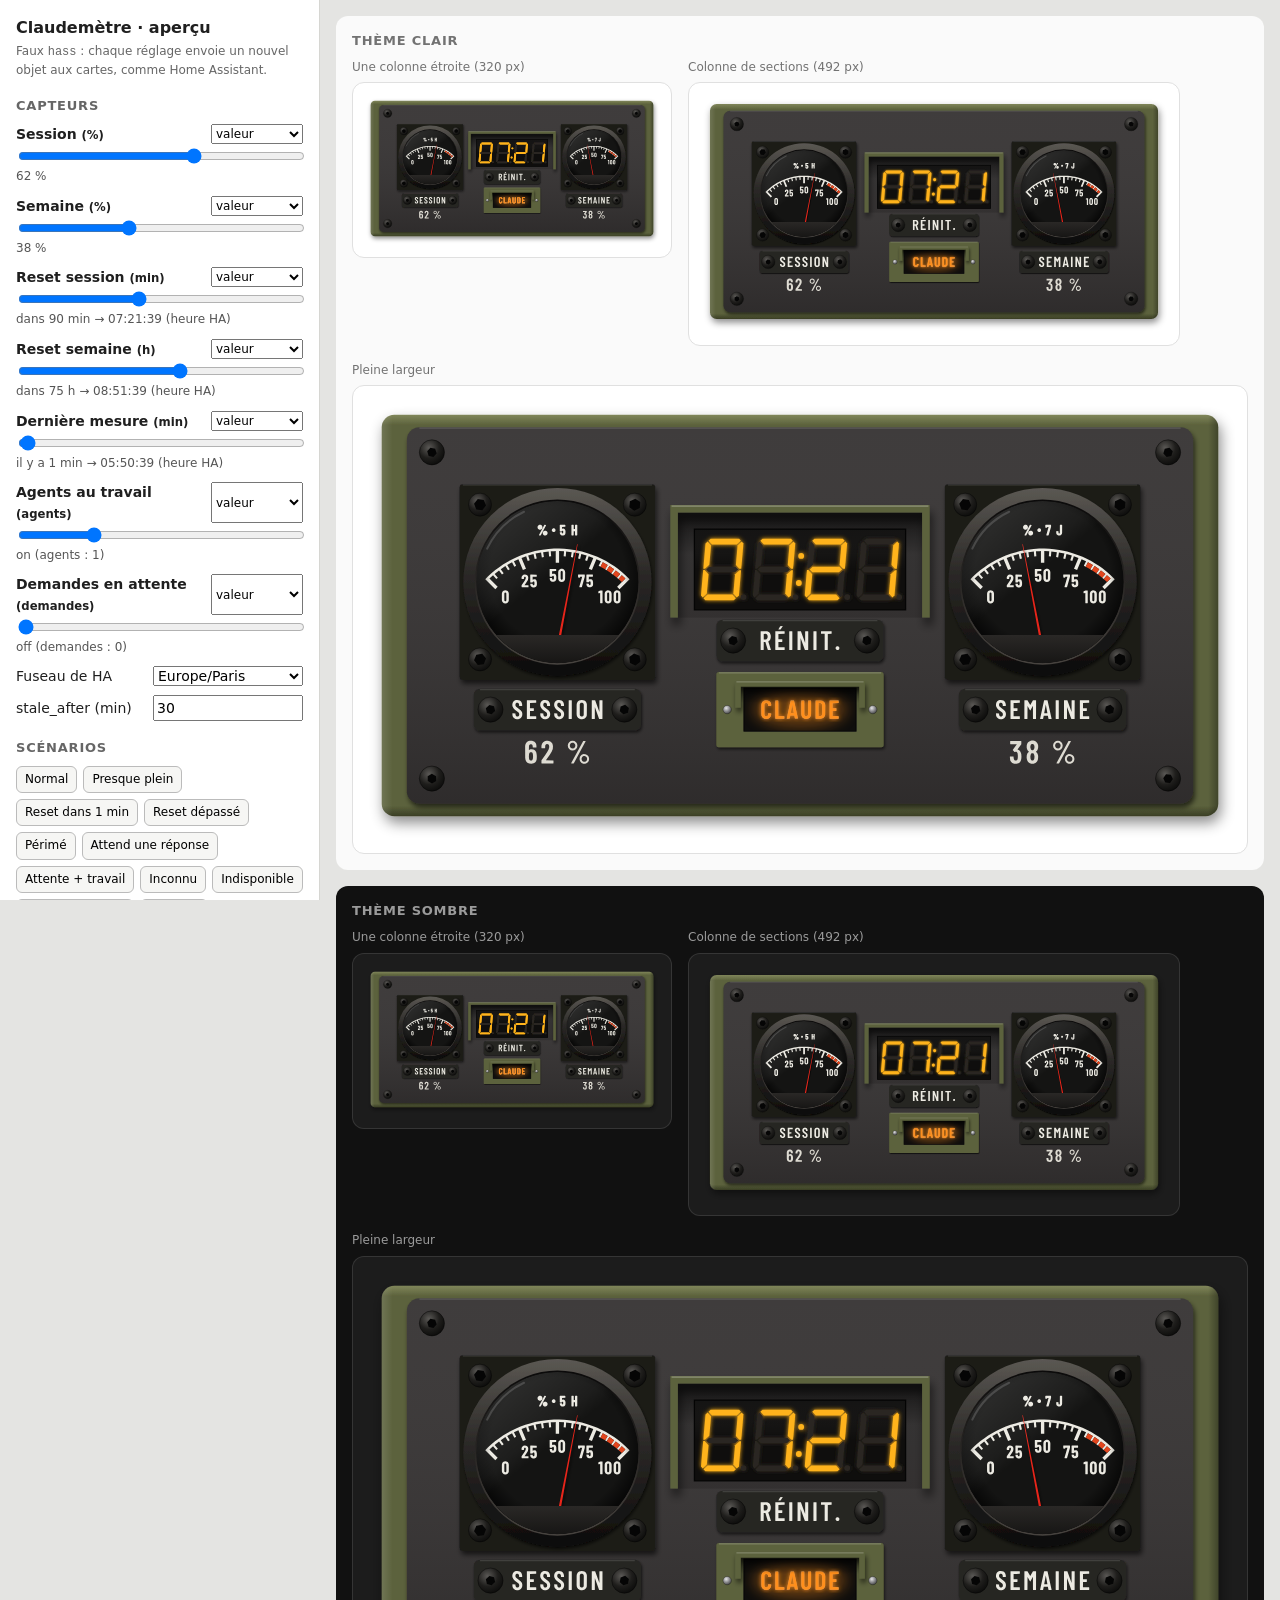
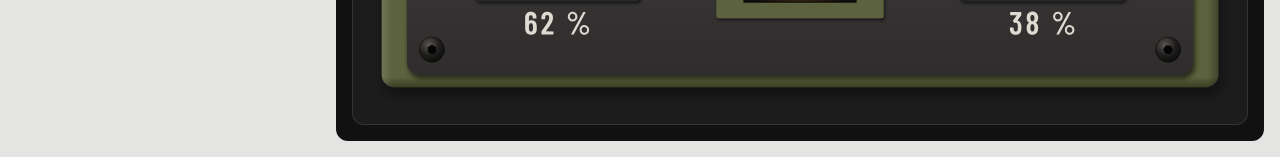
<file: homeassistant/card-dev/preview.html>
<!doctype html>
<html lang="fr">
<head>
<meta charset="utf-8">
<meta name="viewport" content="width=device-width, initial-scale=1">
<title>Claudemètre · aperçu de la carte</title>
<!--
  Aperçu de claudemetre-card sans Home Assistant : un faux objet `hass`,
  piloté par le panneau de gauche, alimente six exemplaires de la carte
  (thèmes clair et sombre ; une colonne étroite, une colonne de sections,
  pleine largeur).

  Lancer depuis la racine du dépôt :
    python3 -m http.server 8765 --bind 127.0.0.1 --directory homeassistant
  puis ouvrir http://localhost:8765/card-dev/preview.html
-->
<style>
  :root { color-scheme: light; }
  * { box-sizing: border-box; }
  body { margin: 0; font: 14px/1.45 system-ui, -apple-system, "Segoe UI", sans-serif; background: #e4e4e2; color: #1f1f1f; }
  .layout { display: grid; grid-template-columns: 320px minmax(0, 1fr); min-height: 100vh; }
  aside { position: sticky; top: 0; height: 100vh; overflow: auto; padding: 16px; background: #fff; border-right: 1px solid #d6d6d2; }
  main { padding: 16px; display: grid; gap: 16px; align-content: start; }
  h1 { font-size: 16px; margin: 0 0 4px; }
  h2 { font-size: 13px; text-transform: uppercase; letter-spacing: .06em; color: #666; margin: 18px 0 8px; }
  .sub { color: #666; font-size: 12px; margin: 0; }
  .ctl { display: grid; grid-template-columns: 1fr auto; gap: 2px 8px; margin-bottom: 10px; }
  .ctl label { font-weight: 600; }
  .ctl select { font: inherit; font-size: 12px; }
  .ctl input[type=range] { grid-column: 1 / -1; width: 100%; }
  .ctl output { grid-column: 1 / -1; color: #555; font-size: 12px; font-variant-numeric: tabular-nums; }
  .ctl.off input[type=range], .ctl.off output { opacity: .35; }
  .row { display: flex; gap: 8px; align-items: center; margin-bottom: 8px; }
  .row label { flex: 1; }
  .row input, .row select { font: inherit; width: 150px; }
  .scenarios { display: flex; flex-wrap: wrap; gap: 6px; }
  button { font: inherit; font-size: 12px; padding: 4px 8px; border: 1px solid #bbb; border-radius: 6px; background: #f6f6f4; cursor: pointer; }
  button:hover { background: #ececea; }
  .expect { font: 12px/1.5 ui-monospace, Consolas, monospace; background: #f4f4f1; border-radius: 6px; padding: 8px; white-space: pre-wrap; }
  #log { font: 12px/1.5 ui-monospace, Consolas, monospace; background: #1c1c1c; color: #ddd; border-radius: 6px; padding: 8px; height: 150px; overflow: auto; white-space: pre-wrap; }
  #log .err { color: #ff8a80; }
  .badge { display: inline-block; padding: 1px 8px; border-radius: 10px; font-size: 12px; font-weight: 600; background: #dff3df; color: #1d6b1d; }
  .badge.bad { background: #fde0dc; color: #a31b0e; }
  .theme { border-radius: 12px; padding: 16px; background: var(--primary-background-color); color: var(--primary-text-color); }
  .theme > h2 { margin-top: 0; color: var(--secondary-text-color); }
  .theme.light {
    --primary-background-color: #fafafa; --card-background-color: #ffffff; --primary-text-color: #212121;
    --secondary-text-color: #727272; --divider-color: #e0e0e0; --primary-color: #03a9f4;
  }
  .theme.dark {
    --primary-background-color: #111111; --card-background-color: #1c1c1c; --primary-text-color: #e1e1e1;
    --secondary-text-color: #9b9b9b; --divider-color: rgba(225, 225, 225, .12); --primary-color: #03a9f4;
  }
  .cards { display: flex; flex-wrap: wrap; gap: 16px; align-items: flex-start; }
  .slot { display: grid; gap: 6px; }
  .slot > span { font-size: 12px; color: var(--secondary-text-color); }
  .w1 { width: 320px; } .w2 { width: 492px; } .wfull { width: 100%; }
  @media (max-width: 900px) {
    .layout { grid-template-columns: 1fr; }
    aside { position: static; height: auto; border-right: 0; border-bottom: 1px solid #d6d6d2; }
    .w1, .w2 { width: 100%; }
  }
</style>
</head>
<body>
<div class="layout">
  <aside>
    <h1>Claudemètre · aperçu</h1>
    <p class="sub">Faux <code>hass</code> : chaque réglage envoie un nouvel objet aux cartes, comme Home Assistant.</p>

    <h2>Capteurs</h2>
    <div id="controls"></div>

    <div class="row"><label for="tz">Fuseau de HA</label>
      <select id="tz">
        <option>Europe/Paris</option><option>UTC</option><option>America/New_York</option>
        <option>Asia/Tokyo</option><option>Australia/Sydney</option>
      </select>
    </div>
    <div class="row"><label for="stale">stale_after (min)</label><input id="stale" type="number" min="1" value="30"></div>

    <h2>Scénarios</h2>
    <div class="scenarios" id="scenarios"></div>

    <h2>Ce que l'objet afficherait</h2>
    <div class="expect" id="expect"></div>

    <h2>Journal <span class="badge" id="errors">0 erreur</span></h2>
    <div id="log"></div>
  </aside>

  <main id="themes"></main>
</div>

<script>
  // Remplaçant minimal de <ha-card> (défini par le frontend de HA).
  customElements.define("ha-card", class extends HTMLElement {
    constructor() {
      super();
      this.attachShadow({ mode: "open" }).innerHTML = `<style>:host {
        display: block; color: var(--primary-text-color);
        background: var(--ha-card-background, var(--card-background-color, #fff));
        border-radius: var(--ha-card-border-radius, 12px);
        border: var(--ha-card-border-width, 1px) solid var(--ha-card-border-color, var(--divider-color, #e0e0e0));
        box-shadow: var(--ha-card-box-shadow, none);
      }</style><slot></slot>`;
    }
  });

  // Erreurs de la page et des cartes, comptées et journalisées.
  const logEl = document.getElementById("log");
  const errorsEl = document.getElementById("errors");
  let errors = 0;
  function log(msg, err = false) {
    const line = document.createElement("div");
    line.textContent = `${new Date().toLocaleTimeString("fr-FR")}  ${msg}`;
    if (err) {
      line.className = "err";
      errors += 1;
      errorsEl.textContent = `${errors} erreur${errors > 1 ? "s" : ""}`;
      errorsEl.classList.add("bad");
    }
    logEl.prepend(line);
  }
  window.addEventListener("error", (e) => log(`erreur : ${e.message}`, true));
  window.addEventListener("unhandledrejection", (e) => log(`promesse rejetée : ${e.reason}`, true));
  for (const level of ["error", "warn"]) {
    const orig = console[level].bind(console);
    console[level] = (...args) => { log(`console.${level} : ${args.join(" ")}`, true); orig(...args); };
  }
</script>

<script type="module">
  await import(`../www/claudemetre/claudemetre-card.js?t=${Date.now()}`);

  const MIN = 60000;
  const IDS = {
    session: "sensor.claude_usage_session",
    week: "sensor.claude_usage_semaine",
    session_reset: "sensor.claude_reset_session",
    week_reset: "sensor.claude_reset_semaine",
    last_measure: "sensor.claude_derniere_mesure",
    active: "binary_sensor.claude_actif",
    attention: "binary_sensor.claude_needattention",
  };

  // Réglages : valeur du curseur + état (valeur, unknown, unavailable, absente).
  // Les heures sont gardées en absolu : le temps qui passe fait son effet,
  // comme dans HA entre deux envois.
  const CONTROLS = [
    { key: "session", label: "Session", min: 0, max: 100, step: 1, unit: "%" },
    { key: "week", label: "Semaine", min: 0, max: 100, step: 1, unit: "%" },
    { key: "session_reset", label: "Reset session", min: -60, max: 300, step: 1, unit: "min", time: +1 },
    { key: "week_reset", label: "Reset semaine", min: -48, max: 168, step: 1, unit: "h", time: +60 },
    { key: "last_measure", label: "Dernière mesure", min: 0, max: 180, step: 1, unit: "min", time: -1 },
    // Capteurs binaires : le curseur règle l'attribut, l'état est « on » au-dessus de 0.
    { key: "active", label: "Agents au travail", min: 0, max: 4, step: 1, unit: "agents", attr: "agents" },
    { key: "attention", label: "Demandes en attente", min: 0, max: 3, step: 1, unit: "demandes", attr: "demandes" },
  ];
  const state = { tz: "Europe/Paris", stale_after: 30, values: {}, modes: {}, at: {} };

  const fmtTime = (ms) => new Intl.DateTimeFormat("fr-FR", {
    hour: "2-digit", minute: "2-digit", second: "2-digit", hourCycle: "h23", timeZone: state.tz,
  }).format(ms);
  const iso = (ms) => new Date(ms).toISOString().replace(/\.\d{3}Z$/, "+00:00");

  function setValue(c, v) {
    state.values[c.key] = v;
    if (c.time) state.at[c.key] = Date.now() + c.time * v * MIN;
  }

  function describe(c) {
    if (state.modes[c.key] !== "value") return state.modes[c.key];
    const v = state.values[c.key];
    if (c.attr) return `${v > 0 ? "on" : "off"} (${c.attr} : ${v})`;
    if (!c.time) return `${v} %`;
    const at = state.at[c.key];
    const rel = c.time > 0 ? (v >= 0 ? `dans ${v} ${c.unit}` : `il y a ${-v} ${c.unit}`) : `il y a ${v} ${c.unit}`;
    return `${rel} → ${fmtTime(at)} (heure HA)`;
  }

  const controlsEl = document.getElementById("controls");
  for (const c of CONTROLS) {
    const box = document.createElement("div");
    box.className = "ctl";
    box.innerHTML = `<label for="r-${c.key}">${c.label} <small>(${c.unit})</small></label>
      <select id="m-${c.key}" aria-label="État de ${c.label}">
        <option value="value">valeur</option><option>unknown</option><option>unavailable</option><option>absente</option>
      </select>
      <input id="r-${c.key}" type="range" min="${c.min}" max="${c.max}" step="${c.step}">
      <output id="o-${c.key}"></output>`;
    controlsEl.append(box);
    box.querySelector("input").addEventListener("input", (e) => { setValue(c, Number(e.target.value)); push(); });
    box.querySelector("select").addEventListener("change", (e) => { state.modes[c.key] = e.target.value; push(); });
  }

  function syncControls() {
    for (const c of CONTROLS) {
      document.getElementById(`r-${c.key}`).value = state.values[c.key];
      document.getElementById(`m-${c.key}`).value = state.modes[c.key];
      document.getElementById(`o-${c.key}`).value = describe(c);
      document.getElementById(`r-${c.key}`).closest(".ctl").classList.toggle("off", state.modes[c.key] !== "value");
    }
    document.getElementById("tz").value = state.tz;
    document.getElementById("stale").value = state.stale_after;
  }

  function makeHass(dark) {
    const states = {};
    const put = (key, value, attributes) => {
      const mode = state.modes[key];
      if (mode === "absente") return;
      const id = IDS[key];
      const changed = iso(Date.now());
      states[id] = {
        entity_id: id,
        state: mode === "value" ? value : mode,
        attributes,
        last_changed: changed,
        last_updated: changed,
        context: { id: "apercu", parent_id: null, user_id: null },
      };
    };
    const pctAttr = (name) => ({ unit_of_measurement: "%", state_class: "measurement", icon: "mdi:gauge", friendly_name: name });
    const tsAttr = (name, key) => ({
      device_class: "timestamp", icon: "mdi:timer-refresh-outline", friendly_name: name,
      ...(key ? { epoch: String(Math.round(state.at[key] / 1000)) } : {}),
    });
    put("session", String(state.values.session), pctAttr("Claude usage session"));
    put("week", String(state.values.week), pctAttr("Claude usage semaine"));
    put("session_reset", iso(state.at.session_reset), tsAttr("Claude reset session", "session_reset"));
    put("week_reset", iso(state.at.week_reset), tsAttr("Claude reset semaine", "week_reset"));
    put("last_measure", iso(state.at.last_measure), tsAttr("Claude dernière mesure"));
    put("active", state.values.active > 0 ? "on" : "off",
        { device_class: "running", icon: "mdi:head-cog-outline", friendly_name: "Claude actif", agents: state.values.active });
    put("attention", state.values.attention > 0 ? "on" : "off",
        { icon: "mdi:bell-ring-outline", friendly_name: "Claude needattention", demandes: state.values.attention });
    return {
      states,
      config: { time_zone: state.tz, version: "aperçu", unit_system: { temperature: "°C" } },
      locale: { language: "fr", number_format: "language", time_format: "24", time_zone: "server" },
      language: "fr",
      themes: { darkMode: dark, theme: "default" },
      user: { id: "apercu", name: "Aperçu", is_admin: true },
      callService: async (domain, service, data) => log(`callService ${domain}.${service} ${JSON.stringify(data)}`),
      callWS: async () => ({}),
    };
  }

  // Ce que l'objet afficherait, calculé ici indépendamment de la carte
  // (cahier des charges § 3), pour comparer.
  function expectedModel(now = Date.now()) {
    const val = (k) => (state.modes[k] === "value" ? state.values[k] : null);
    const at = (k) => (state.modes[k] === "value" ? state.at[k] : null);
    const sr = at("session_reset"), wr = at("week_reset"), lm = at("last_measure");
    const sOver = sr !== null && sr <= now, wOver = wr !== null && wr <= now;
    const on = (k) => state.modes[k] === "value" && state.values[k] > 0;
    const many = (k) => (state.values[k] > 1 ? ` (${state.values[k]} ${CONTROLS.find((c) => c.key === k).attr})` : "");
    return {
      session: sOver ? 0 : val("session"),
      week: wOver ? 0 : val("week"),
      sOver, wOver,
      clock: sr === null || sOver ? "--:--" : new Intl.DateTimeFormat("fr-FR", {
        hour: "2-digit", minute: "2-digit", hourCycle: "h23", timeZone: state.tz,
      }).format(sr),
      stale: lm === null || now - lm > state.stale_after * MIN,
      lamp: on("attention") ? "red" : on("active") ? "amber" : "off",
      lampLabel: on("attention") ? `Claude attend une réponse${many("attention")}`
        : on("active") ? `Claude au travail${many("active")}`
        : ["active", "attention"].some((k) => state.modes[k] === "value") ? "Claude au repos" : "Activité de Claude inconnue",
    };
  }

  function expected() {
    const now = Date.now();
    const m = expectedModel(now);
    return [
      `maintenant   ${fmtTime(now)} (${state.tz})`,
      `jauge gauche ${m.session === null ? "repos (inconnu)" : `${m.session} %`}${m.sOver ? " (reset dépassé)" : ""}`,
      `jauge droite ${m.week === null ? "repos (inconnu)" : `${m.week} %`}${m.wOver ? " (reset dépassé)" : ""}`,
      `afficheur    ${m.clock}${m.stale ? " atténué (données périmées)" : ""}`,
      `voyant       ${{ red: "rouge, clignote (attend une réponse)", amber: "ambre, respire (au travail)", off: "éteint" }[m.lamp]}`,
    ].join("\n");
  }

  // Six cartes : deux thèmes × trois largeurs.
  const cards = [];
  const themesEl = document.getElementById("themes");
  for (const [theme, title] of [["light", "Thème clair"], ["dark", "Thème sombre"]]) {
    const sec = document.createElement("section");
    sec.className = `theme ${theme}`;
    sec.innerHTML = `<h2>${title}</h2><div class="cards"></div>`;
    for (const [w, label] of [["w1", "Une colonne étroite (320 px)"], ["w2", "Colonne de sections (492 px)"], ["wfull", "Pleine largeur"]]) {
      const slot = document.createElement("div");
      slot.className = `slot ${w}`;
      slot.innerHTML = `<span>${label}</span>`;
      const card = document.createElement("claudemetre-card");
      card.setConfig({ stale_after: state.stale_after });
      slot.append(card);
      sec.querySelector(".cards").append(slot);
      cards.push({ card, dark: theme === "dark" });
    }
    themesEl.append(sec);
  }

  function push() {
    syncControls();
    for (const { card, dark } of cards) card.hass = makeHass(dark);
    document.getElementById("expect").textContent = expected();
  }

  document.getElementById("tz").addEventListener("change", (e) => { state.tz = e.target.value; push(); });
  document.getElementById("stale").addEventListener("change", (e) => {
    state.stale_after = Number(e.target.value);
    for (const { card } of cards) {
      try {
        card.setConfig({ stale_after: state.stale_after });
      } catch (err) {
        log(`setConfig refusé : ${err.message}`);
      }
    }
    push();
  });

  document.addEventListener("hass-more-info", (e) => log(`plus d'infos → ${e.detail.entityId}`));

  const SCENARIOS = {
    "Normal": { session: 62, week: 38, session_reset: 90, week_reset: 75, last_measure: 1, active: 1 },
    "Presque plein": { session: 97, week: 88, session_reset: 25, week_reset: 20, last_measure: 1 },
    "Reset dans 1 min": { session: 81, week: 38, session_reset: 1, week_reset: 75, last_measure: 1 },
    "Reset dépassé": { session: 62, week: 38, session_reset: -5, week_reset: -1, last_measure: 1 },
    "Périmé": { session: 62, week: 38, session_reset: 90, week_reset: 75, last_measure: 45 },
    "Attend une réponse": { session: 62, week: 38, session_reset: 90, week_reset: 75, last_measure: 1, attention: 1 },
    "Attente + travail": { session: 62, week: 38, session_reset: 90, week_reset: 75, last_measure: 1, active: 2, attention: 2 },
    "Inconnu": "unknown",
    "Indisponible": "unavailable",
    "Entités absentes": "absente",
  };
  const scenariosEl = document.getElementById("scenarios");
  for (const [name, sc] of Object.entries(SCENARIOS)) {
    const b = document.createElement("button");
    b.textContent = name;
    b.addEventListener("click", () => apply(sc));
    scenariosEl.append(b);
  }
  function apply(sc) {
    for (const c of CONTROLS) {
      if (typeof sc === "string") {
        state.modes[c.key] = sc;
      } else {
        state.modes[c.key] = "value";
        setValue(c, sc[c.key] ?? 0);
      }
    }
    push();
  }

  // Lecture de l'état affiché par une carte (aiguilles, segments allumés,
  // atténuation), pour la vérification automatique.
  const DIGITS = { abcdef: "0", bc: "1", abdeg: "2", abcdg: "3", bcfg: "4", acdfg: "5", acdefg: "6",
                   abc: "7", abcdefg: "8", abcdfg: "9", g: "-", "": " " };
  function readCard(card) {
    const root = card.shadowRoot;
    const pct = (key) => {
      const m = /rotate\((-?[\d.]+)deg\)/.exec(root.querySelector(`.hit[data-key="${key}"] .needle`).style.transform);
      return m ? (Number(m[1]) + 45) / 0.9 : null;
    };
    const digit = (i) => DIGITS[[...root.querySelectorAll(`.seg.on[data-digit="${i}"]`)].map((p) => p.dataset.seg).sort().join("")] ?? "?";
    const colon = root.querySelector(".seg[data-colon]").classList.contains("on") ? ":" : " ";
    const value = (key) => root.querySelector(`.hit[data-key="${key}"] .val`).dataset.text;
    const lamp = root.querySelector('.hit[data-key="lamp"]');
    return {
      lamp: lamp.dataset.state,
      lampLabel: lamp.getAttribute("aria-label"),
      lampAnim: getComputedStyle(lamp.querySelector("path.lamp-light")).animationName,
      session: pct("session"), week: pct("week"),
      sessionText: value("session"), weekText: value("week"),
      clock: `${digit(0)}${digit(1)}${colon}${digit(2)}${digit(3)}`,
      stale: root.querySelector("svg").classList.contains("stale"),
    };
  }

  function check(label, exp) {
    let bad = 0;
    cards.forEach(({ card, dark }, i) => {
      const got = readCard(card);
      const diff = [];
      for (const k of ["session", "week"]) {
        const e = Math.min(100, Math.max(0, exp[k] ?? 0));
        if (got[k] === null || Math.abs(got[k] - e) > 0.01) diff.push(`${k} ${got[k]?.toFixed(1)} ≠ ${e}`);
        const text = exp[k] === null ? "-- %" : `${Math.round(e)} %`;
        if (got[`${k}Text`] !== text) diff.push(`valeur ${k} « ${got[`${k}Text`]} » ≠ « ${text} »`);
      }
      if (got.clock !== exp.clock) diff.push(`afficheur « ${got.clock} » ≠ « ${exp.clock} »`);
      if (got.stale !== exp.stale) diff.push(`atténué ${got.stale} ≠ ${exp.stale}`);
      if (got.lamp !== exp.lamp) diff.push(`voyant ${got.lamp} ≠ ${exp.lamp}`);
      if (got.lampLabel !== exp.lampLabel) diff.push(`libellé du voyant « ${got.lampLabel} » ≠ « ${exp.lampLabel} »`);
      const anim = matchMedia("(prefers-reduced-motion: reduce)").matches ? "none"
        : { off: "none", amber: "lamp-breathe", red: "lamp-blink" }[exp.lamp];
      if (got.lampAnim !== anim) diff.push(`animation du voyant ${got.lampAnim} ≠ ${anim}`);
      if (diff.length) {
        bad += 1;
        log(`✗ ${label}, carte ${i + 1} (${dark ? "sombre" : "clair"}) : ${diff.join(", ")}`, true);
      }
    });
    if (!bad) log(`✓ ${label}`);
    return bad;
  }

  const wait = (ms) => new Promise((r) => setTimeout(r, ms));

  async function verify() {
    log("vérification…");
    // Les aiguilles et les valeurs se posent deux images après l'insertion des cartes.
    for (let i = 0; i < 200 && cards.some(({ card }) => !readCard(card).sessionText); i++) await wait(50);
    let bad = 0;
    for (const [name, sc] of Object.entries(SCENARIOS)) {
      apply(sc);
      bad += check(name, expectedModel());
    }
    // Fuseau de HA ≠ fuseau du navigateur.
    apply(SCENARIOS.Normal);
    for (const tz of ["Asia/Tokyo", "America/New_York"]) {
      state.tz = tz;
      push();
      bad += check(`fuseau ${tz}`, expectedModel());
    }
    state.tz = "Europe/Paris";
    // Reset qui passe sans nouvel envoi de HA : la minuterie de 30 s de la carte.
    apply({ ...SCENARIOS.Normal, session_reset: 0.05 });
    bad += check("reset dans 3 s", expectedModel());
    await wait(31500);
    bad += check("reset passé depuis 28 s, sans envoi de HA", expectedModel());
    // Plus d'infos : le voyant ouvre l'activité, ou l'attente quand il est rouge.
    const seen = [];
    const onInfo = (e) => seen.push(e.detail.entityId);
    const click = (key) => cards[0].card.shadowRoot.querySelector(`.hit[data-key="${key}"]`).dispatchEvent(new MouseEvent("click", { bubbles: true }));
    document.addEventListener("hass-more-info", onInfo);
    apply(SCENARIOS.Normal);
    for (const key of ["session", "week", "display", "lamp"]) click(key);
    apply(SCENARIOS["Attend une réponse"]);
    click("lamp");
    document.removeEventListener("hass-more-info", onInfo);
    const want = [IDS.session, IDS.week, IDS.session_reset, IDS.active, IDS.attention];
    if (seen.join() === want.join()) log("✓ plus d'infos : session, semaine, reset session, activité, attente");
    else { bad += 1; log(`✗ plus d'infos : ${seen.join(", ")}`, true); }
    // Configuration refusée.
    for (const cfg of [{ entities: "sensor.x" }, { stale_after: 0 }]) {
      try { document.createElement("claudemetre-card").setConfig(cfg); bad += 1; log(`✗ config acceptée : ${JSON.stringify(cfg)}`, true); }
      catch (err) { log(`✓ config refusée : ${err.message}`); }
    }
    apply(SCENARIOS.Normal);
    log(bad ? `vérification : ${bad} échec(s)` : "vérification : tout est bon", bad > 0);
    document.title = bad ? `ÉCHEC ${bad}` : "OK";
  }

  const vb = document.createElement("button");
  vb.textContent = "Vérifier";
  vb.style.fontWeight = "600";
  vb.addEventListener("click", verify);
  scenariosEl.append(vb);

  const params = new URLSearchParams(location.search);
  apply(SCENARIOS[params.get("scenario")] ?? SCENARIOS.Normal);
  if (params.has("verifier")) verify();
  // Le temps passe : la description et l'attendu suivent ; les cartes, elles,
  // ont leur propre minuterie de 30 s et ne reçoivent rien de plus.
  setInterval(() => {
    for (const c of CONTROLS) document.getElementById(`o-${c.key}`).value = describe(c);
    document.getElementById("expect").textContent = expected();
  }, 1000);
  log("aperçu prêt");
</script>
</body>
</html>
</file>
